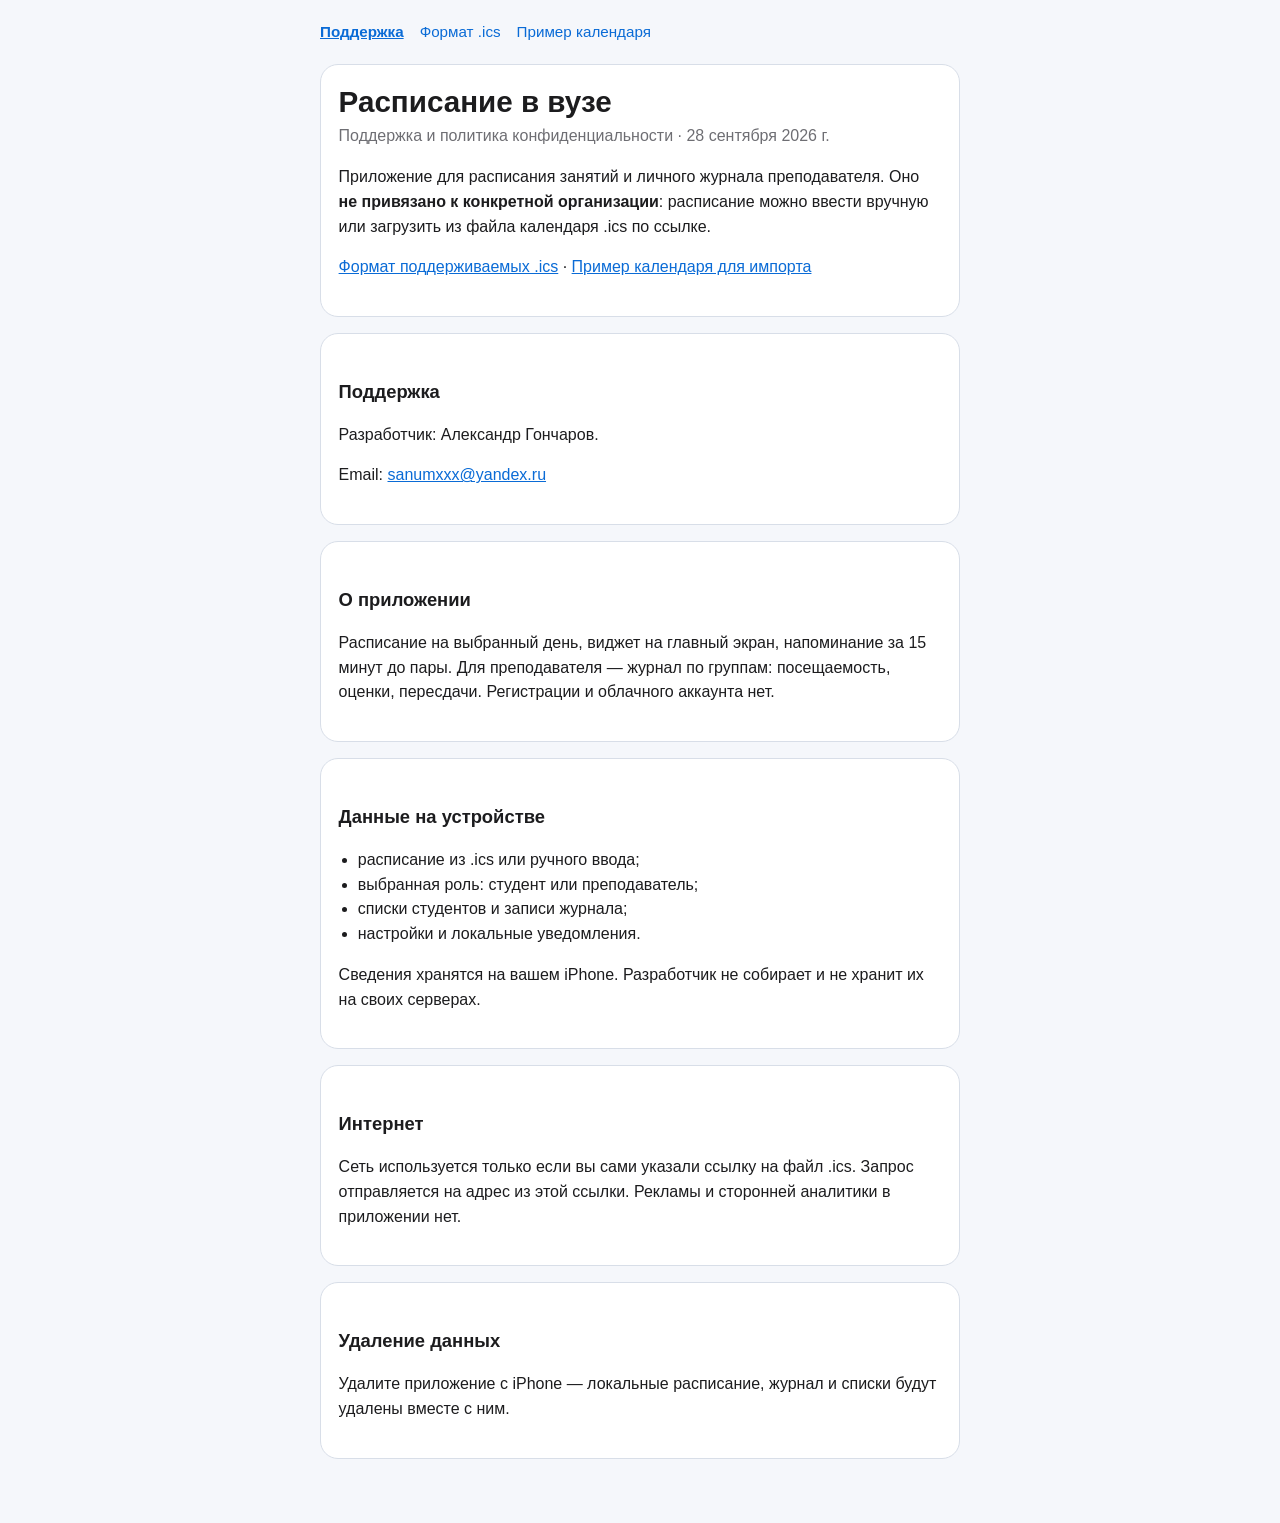
<file: index.html>
<!DOCTYPE html>
<html lang="ru">
<head>
  <meta charset="utf-8">
  <meta name="viewport" content="width=device-width, initial-scale=1">
  <title>Поддержка — Расписание в вузе</title>
  <link rel="stylesheet" href="style.css">
</head>
<body>
  <div class="wrap">
    <nav>
      <a href="index.html" aria-current="page">Поддержка</a>
      <a href="calendar-format.html">Формат .ics</a>
      <a href="calendar.html">Пример календаря</a>
    </nav>

    <div class="card">
      <h1>Расписание в вузе</h1>
      <p class="meta">Поддержка и политика конфиденциальности · 28 сентября 2026 г.</p>
      <p>Приложение для расписания занятий и личного журнала преподавателя. Оно <strong>не привязано к конкретной организации</strong>: расписание можно ввести вручную или загрузить из файла календаря .ics по ссылке.</p>
      <p><a href="calendar-format.html">Формат поддерживаемых .ics</a> · <a href="calendar.html">Пример календаря для импорта</a></p>
    </div>

    <div class="card">
      <h2>Поддержка</h2>
      <p>Разработчик: Александр Гончаров.</p>
      <p>Email: <a href="mailto:sanumxxx@yandex.ru">sanumxxx@yandex.ru</a></p>
    </div>

    <div class="card">
      <h2>О приложении</h2>
      <p>Расписание на выбранный день, виджет на главный экран, напоминание за 15 минут до пары. Для преподавателя — журнал по группам: посещаемость, оценки, пересдачи. Регистрации и облачного аккаунта нет.</p>
    </div>

    <div class="card">
      <h2>Данные на устройстве</h2>
      <ul>
        <li>расписание из .ics или ручного ввода;</li>
        <li>выбранная роль: студент или преподаватель;</li>
        <li>списки студентов и записи журнала;</li>
        <li>настройки и локальные уведомления.</li>
      </ul>
      <p>Сведения хранятся на вашем iPhone. Разработчик не собирает и не хранит их на своих серверах.</p>
    </div>

    <div class="card">
      <h2>Интернет</h2>
      <p>Сеть используется только если вы сами указали ссылку на файл .ics. Запрос отправляется на адрес из этой ссылки. Рекламы и сторонней аналитики в приложении нет.</p>
    </div>

    <div class="card">
      <h2>Удаление данных</h2>
      <p>Удалите приложение с iPhone — локальные расписание, журнал и списки будут удалены вместе с ним.</p>
    </div>
  </div>
</body>
</html>
</file>
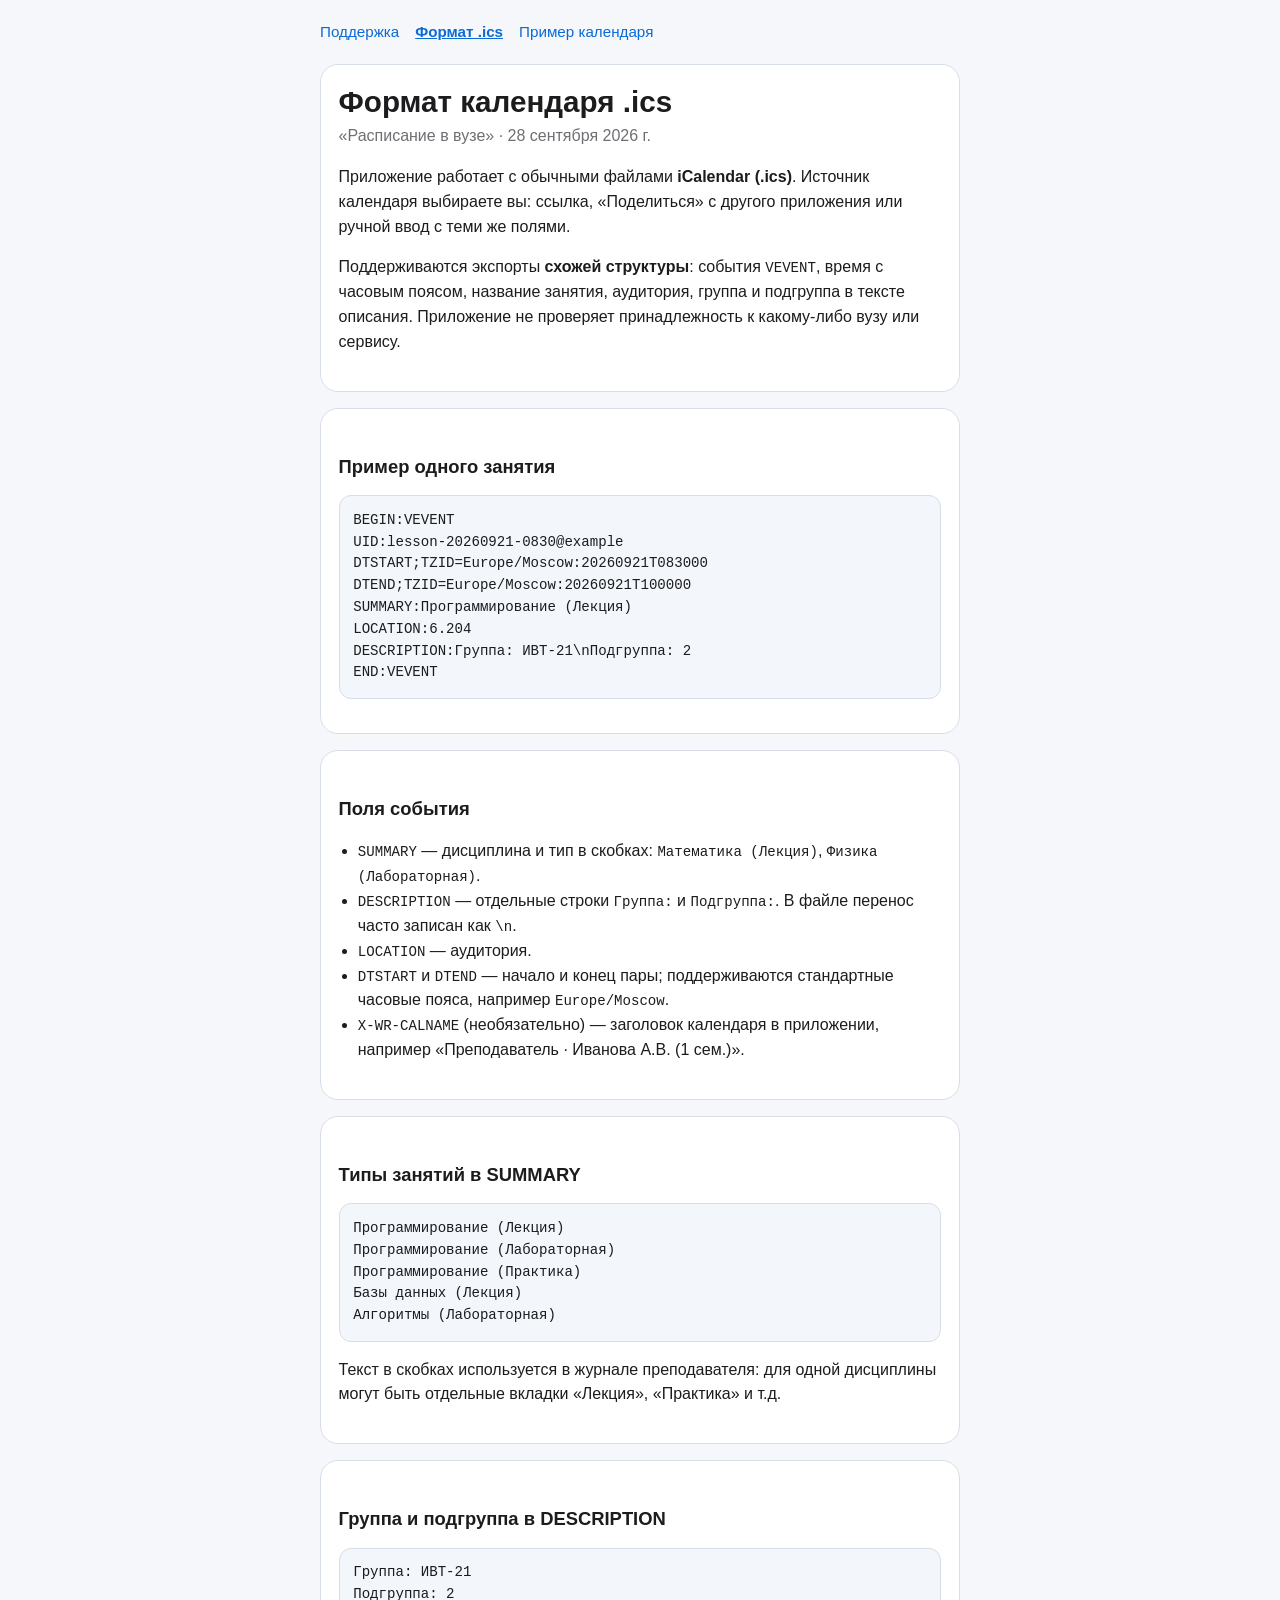
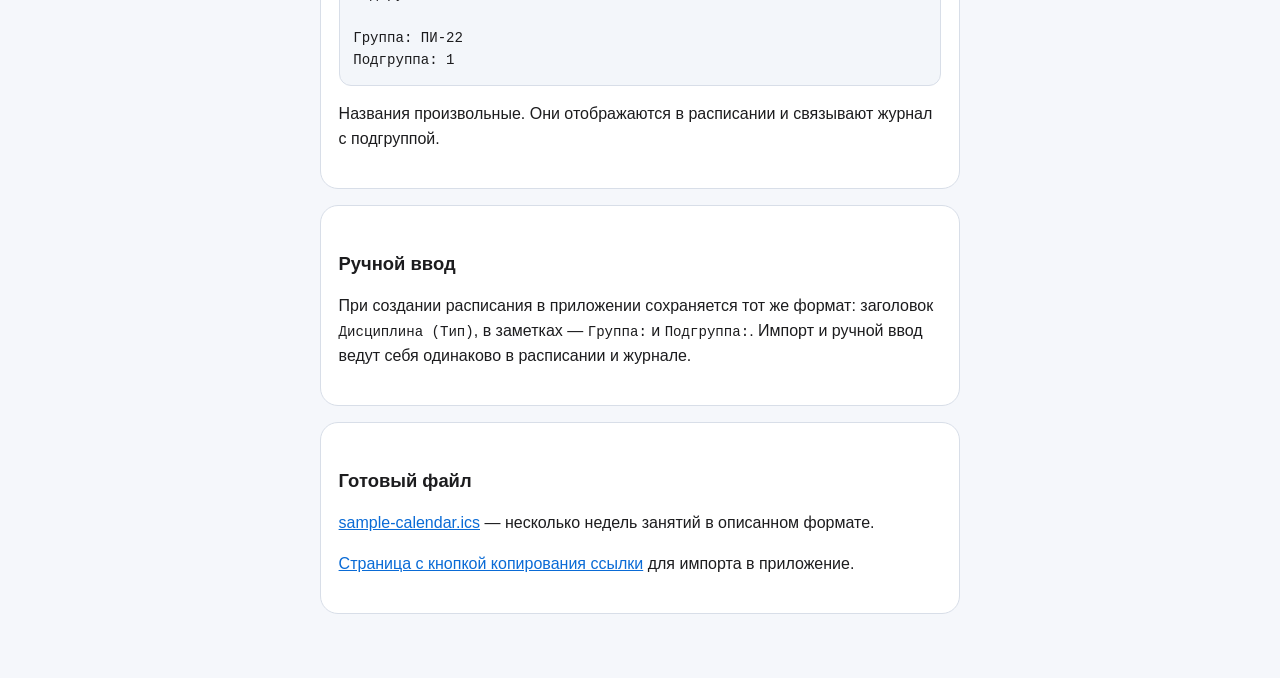
<file: calendar-format.html>
<!DOCTYPE html>
<html lang="ru">
<head>
  <meta charset="utf-8">
  <meta name="viewport" content="width=device-width, initial-scale=1">
  <title>Формат календаря .ics — Расписание в вузе</title>
  <link rel="stylesheet" href="style.css">
</head>
<body>
  <div class="wrap">
    <nav>
      <a href="index.html">Поддержка</a>
      <a href="calendar-format.html" aria-current="page">Формат .ics</a>
      <a href="calendar.html">Пример календаря</a>
    </nav>

    <div class="card">
      <h1>Формат календаря .ics</h1>
      <p class="meta">«Расписание в вузе» · 28 сентября 2026 г.</p>
      <p>Приложение работает с обычными файлами <strong>iCalendar (.ics)</strong>. Источник календаря выбираете вы: ссылка, «Поделиться» с другого приложения или ручной ввод с теми же полями.</p>
      <p>Поддерживаются экспорты <strong>схожей структуры</strong>: события <code>VEVENT</code>, время с часовым поясом, название занятия, аудитория, группа и подгруппа в тексте описания. Приложение не проверяет принадлежность к какому-либо вузу или сервису.</p>
    </div>

    <div class="card">
      <h2>Пример одного занятия</h2>
      <pre>BEGIN:VEVENT
UID:lesson-20260921-0830@example
DTSTART;TZID=Europe/Moscow:20260921T083000
DTEND;TZID=Europe/Moscow:20260921T100000
SUMMARY:Программирование (Лекция)
LOCATION:6.204
DESCRIPTION:Группа: ИВТ-21\nПодгруппа: 2
END:VEVENT</pre>
    </div>

    <div class="card">
      <h2>Поля события</h2>
      <ul>
        <li><code>SUMMARY</code> — дисциплина и тип в скобках: <code>Математика (Лекция)</code>, <code>Физика (Лабораторная)</code>.</li>
        <li><code>DESCRIPTION</code> — отдельные строки <code>Группа:</code> и <code>Подгруппа:</code>. В файле перенос часто записан как <code>\n</code>.</li>
        <li><code>LOCATION</code> — аудитория.</li>
        <li><code>DTSTART</code> и <code>DTEND</code> — начало и конец пары; поддерживаются стандартные часовые пояса, например <code>Europe/Moscow</code>.</li>
        <li><code>X-WR-CALNAME</code> (необязательно) — заголовок календаря в приложении, например «Преподаватель · Иванова А.В. (1 сем.)».</li>
      </ul>
    </div>

    <div class="card">
      <h2>Типы занятий в SUMMARY</h2>
      <pre>Программирование (Лекция)
Программирование (Лабораторная)
Программирование (Практика)
Базы данных (Лекция)
Алгоритмы (Лабораторная)</pre>
      <p>Текст в скобках используется в журнале преподавателя: для одной дисциплины могут быть отдельные вкладки «Лекция», «Практика» и т.д.</p>
    </div>

    <div class="card">
      <h2>Группа и подгруппа в DESCRIPTION</h2>
      <pre>Группа: ИВТ-21
Подгруппа: 2

Группа: ПИ-22
Подгруппа: 1</pre>
      <p>Названия произвольные. Они отображаются в расписании и связывают журнал с подгруппой.</p>
    </div>

    <div class="card">
      <h2>Ручной ввод</h2>
      <p>При создании расписания в приложении сохраняется тот же формат: заголовок <code>Дисциплина (Тип)</code>, в заметках — <code>Группа:</code> и <code>Подгруппа:</code>. Импорт и ручной ввод ведут себя одинаково в расписании и журнале.</p>
    </div>

    <div class="card">
      <h2>Готовый файл</h2>
      <p><a href="sample-calendar.ics">sample-calendar.ics</a> — несколько недель занятий в описанном формате.</p>
      <p><a href="calendar.html">Страница с кнопкой копирования ссылки</a> для импорта в приложение.</p>
    </div>
  </div>
</body>
</html>
</file>
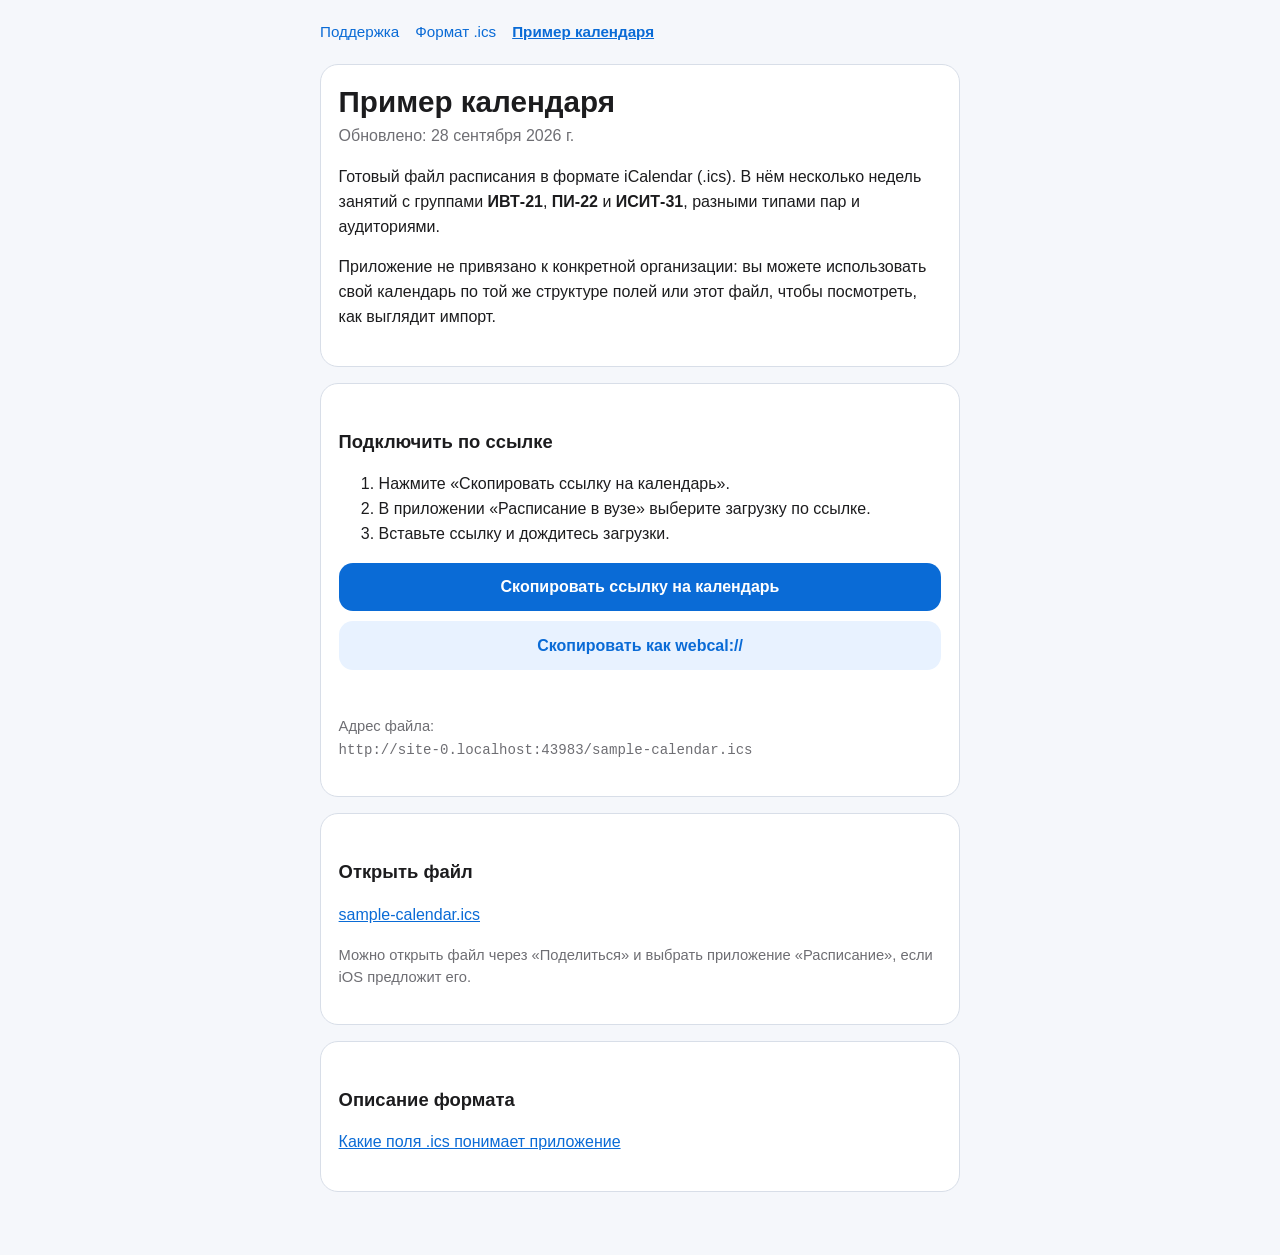
<file: calendar.html>
<!DOCTYPE html>
<html lang="ru">
<head>
  <meta charset="utf-8">
  <meta name="viewport" content="width=device-width, initial-scale=1">
  <title>Пример календаря — Расписание в вузе</title>
  <link rel="stylesheet" href="style.css">
</head>
<body>
  <div class="wrap">
    <nav>
      <a href="index.html">Поддержка</a>
      <a href="calendar-format.html">Формат .ics</a>
      <a href="calendar.html" aria-current="page">Пример календаря</a>
    </nav>

    <div class="card">
      <h1>Пример календаря</h1>
      <p class="meta">Обновлено: 28 сентября 2026 г.</p>
      <p>Готовый файл расписания в формате iCalendar (.ics). В нём несколько недель занятий с группами <strong>ИВТ-21</strong>, <strong>ПИ-22</strong> и <strong>ИСИТ-31</strong>, разными типами пар и аудиториями.</p>
      <p>Приложение не привязано к конкретной организации: вы можете использовать свой календарь по той же структуре полей или этот файл, чтобы посмотреть, как выглядит импорт.</p>
    </div>

    <div class="card">
      <h2>Подключить по ссылке</h2>
      <ol>
        <li>Нажмите «Скопировать ссылку на календарь».</li>
        <li>В приложении «Расписание в вузе» выберите загрузку по ссылке.</li>
        <li>Вставьте ссылку и дождитесь загрузки.</li>
      </ol>
      <button type="button" class="btn btn-primary" id="copy-link">Скопировать ссылку на календарь</button>
      <button type="button" class="btn btn-secondary" id="copy-webcal">Скопировать как webcal://</button>
      <p class="status" id="status" aria-live="polite"></p>
      <p style="font-size:0.92rem;color:var(--muted);margin-top:0.75rem;">Адрес файла:<br><code id="link-preview"></code></p>
    </div>

    <div class="card">
      <h2>Открыть файл</h2>
      <p><a href="sample-calendar.ics">sample-calendar.ics</a></p>
      <p style="font-size:0.92rem;color:var(--muted);">Можно открыть файл через «Поделиться» и выбрать приложение «Расписание», если iOS предложит его.</p>
    </div>

    <div class="card">
      <h2>Описание формата</h2>
      <p><a href="calendar-format.html">Какие поля .ics понимает приложение</a></p>
    </div>
  </div>
  <script>
    (function () {
      const icsURL = new URL('sample-calendar.ics', window.location.href).href;
      const webcalURL = icsURL.replace(/^https?:/, 'webcal:');
      const preview = document.getElementById('link-preview');
      const status = document.getElementById('status');
      preview.textContent = icsURL;

      async function copyText(text, message) {
        try {
          await navigator.clipboard.writeText(text);
          status.textContent = message;
          status.className = 'status ok';
        } catch (e) {
          status.textContent = 'Не удалось скопировать. Скопируйте адрес из поля выше вручную.';
          status.className = 'status';
        }
      }

      document.getElementById('copy-link').addEventListener('click', function () {
        copyText(icsURL, 'Ссылка скопирована.');
      });
      document.getElementById('copy-webcal').addEventListener('click', function () {
        copyText(webcalURL, 'Ссылка webcal скопирована.');
      });
    })();
  </script>
</body>
</html>
</file>
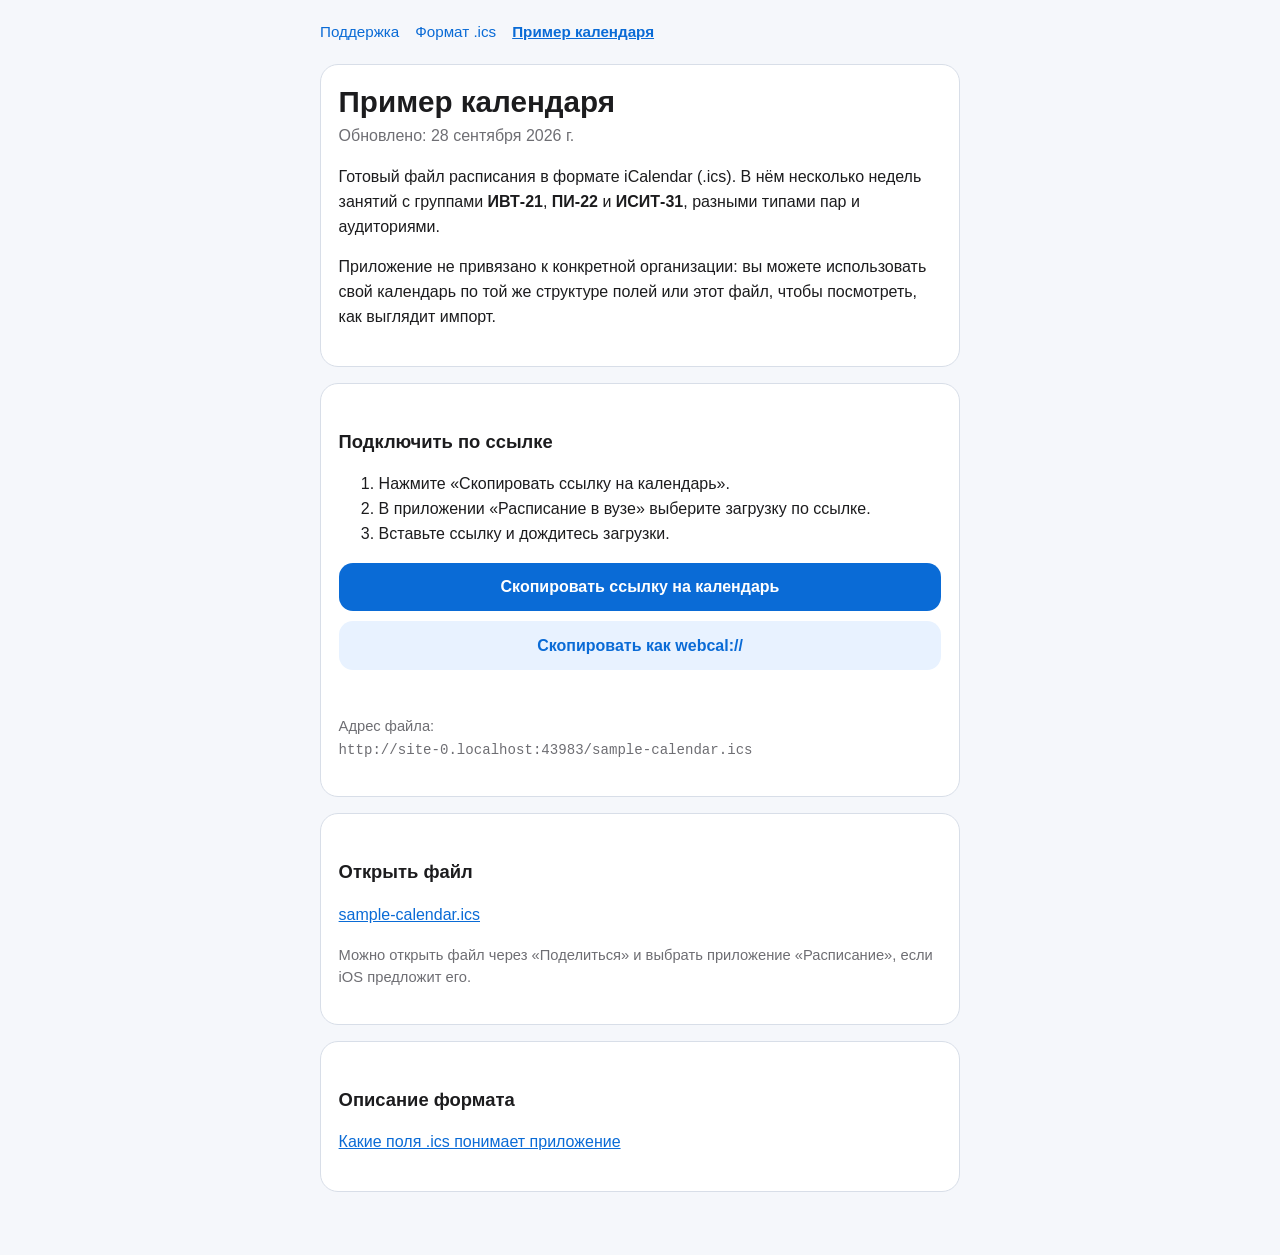
<file: demo.html>
<!DOCTYPE html>
<html lang="ru">
<head>
  <meta charset="utf-8">
  <meta name="viewport" content="width=device-width, initial-scale=1">
  <meta http-equiv="refresh" content="0; url=calendar.html">
  <title>Пример календаря — Расписание в вузе</title>
  <link rel="canonical" href="calendar.html">
</head>
<body>
  <p><a href="calendar.html">Перейти к примеру календаря</a></p>
</body>
</html>
</file>
<file: style.css>
:root {
  --bg: #f5f7fb;
  --card: #ffffff;
  --text: #1c1c1e;
  --muted: #6e6e73;
  --brand: #0a6bd6;
  --brand-soft: #e8f2ff;
  --border: #d8dee8;
}

* { box-sizing: border-box; }

body {
  font-family: -apple-system, BlinkMacSystemFont, "Segoe UI", sans-serif;
  line-height: 1.55;
  color: var(--text);
  background: var(--bg);
  margin: 0;
}

.wrap {
  max-width: 42rem;
  margin: 0 auto;
  padding: 1.25rem 1rem 3rem;
}

nav {
  display: flex;
  flex-wrap: wrap;
  gap: 0.5rem 1rem;
  margin-bottom: 1.25rem;
  font-size: 0.95rem;
}

nav a {
  color: var(--brand);
  text-decoration: none;
}

nav a[aria-current="page"] {
  font-weight: 600;
  text-decoration: underline;
}

.card {
  background: var(--card);
  border: 1px solid var(--border);
  border-radius: 18px;
  padding: 1.25rem 1.1rem;
  margin-bottom: 1rem;
}

h1 {
  font-size: 1.85rem;
  line-height: 1.15;
  margin: 0 0 0.35rem;
}

h2 {
  font-size: 1.15rem;
  margin: 1.5rem 0 0.45rem;
}

.meta { color: var(--muted); margin: 0 0 1rem; }

pre, code {
  font-family: ui-monospace, SFMono-Regular, Menlo, monospace;
  font-size: 0.88rem;
}

pre {
  background: #f3f6fa;
  border: 1px solid var(--border);
  border-radius: 12px;
  padding: 0.85rem;
  overflow-x: auto;
  white-space: pre-wrap;
  word-break: break-word;
}

.btn {
  display: block;
  width: 100%;
  border: 0;
  border-radius: 14px;
  padding: 0.95rem 1rem;
  font-size: 1rem;
  font-weight: 600;
  cursor: pointer;
  margin-top: 0.65rem;
}

.btn-primary {
  background: var(--brand);
  color: #fff;
}

.btn-secondary {
  background: var(--brand-soft);
  color: var(--brand);
}

.status {
  min-height: 1.25rem;
  margin-top: 0.65rem;
  font-size: 0.92rem;
  color: var(--muted);
}

.status.ok { color: #128a3e; }

ul { padding-left: 1.2rem; }

a { color: var(--brand); }
</file>
